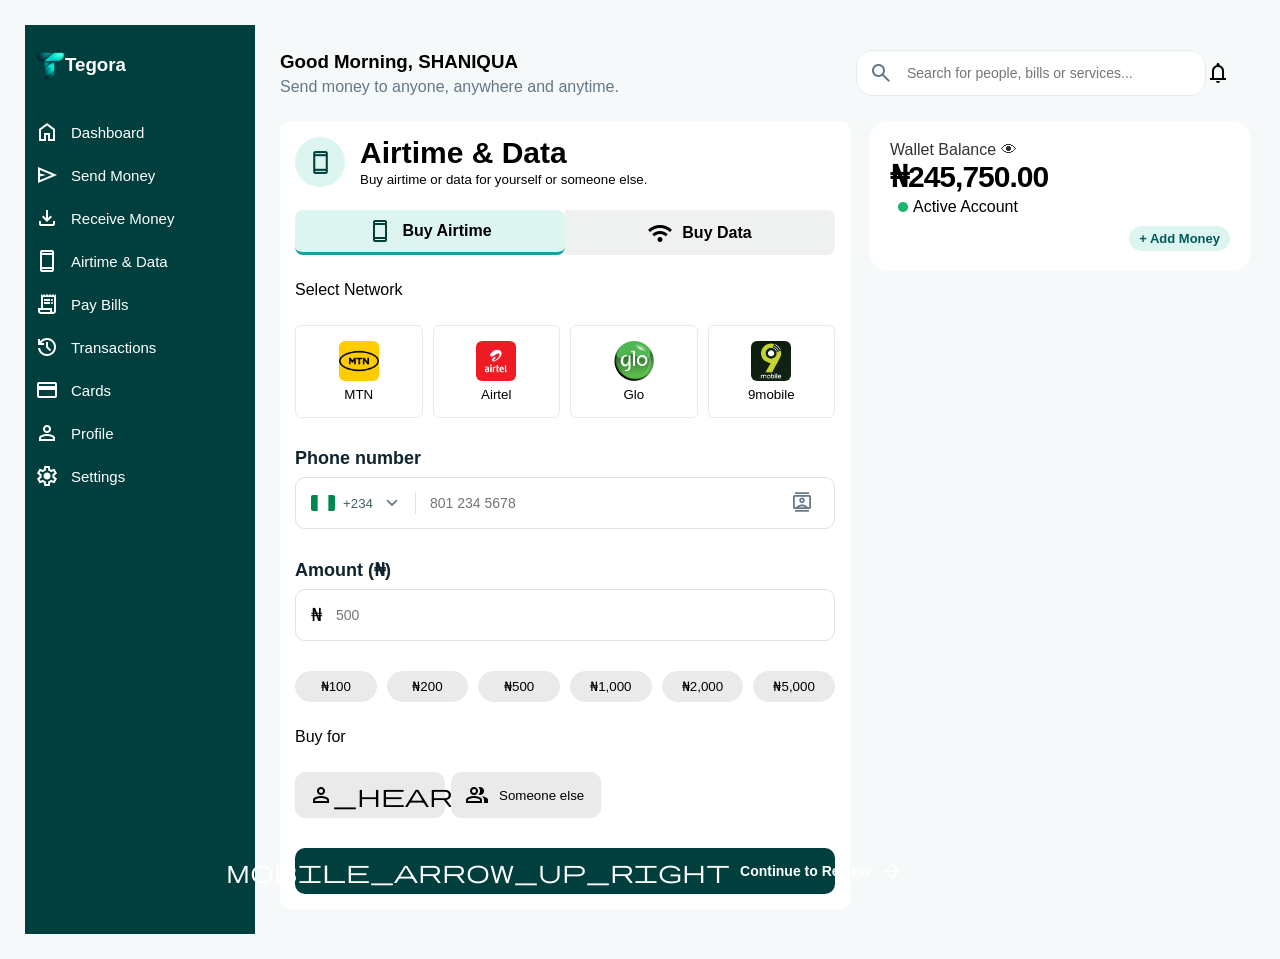
<file: frontend/buy-airtime.html>
<!DOCTYPE html>
<html lang="en">

<head>
  <meta charset="UTF-8">
  <meta name="viewport" content="width=device-width, initial-scale=1.0">
  <title>Tegora | Buy Airtime</title>
  <link rel="stylesheet"
    href="https://fonts.googleapis.com/css2?family=Material+Symbols+Outlined:opsz,wght,FILL,GRAD@20..48,100..700,0..1,-50..200&display=block">
  <link href="css/style.css" rel="stylesheet">
  <link href="css/buy-airtime-data.css" rel="stylesheet">
  <link href="css/signup.css" rel="stylesheet">

</head>

<body>
  <main class="page">
    <aside class="side-bar">
      <div class="logo-container">
        <img src="assets/images/tegora-T-Logo.png" alt="Tegora Logo" class="logo">
        <h3>Tegora</h3>
      </div>

      <menu class="side-menu-container">
        <a class="side-menu">
          <span class="material-symbols-outlined">
            home
          </span>
          <small>Dashboard</small>
        </a>
        <a class="side-menu">
          <span class="material-symbols-outlined">send</span>
          <small>Send Money</small>
        </a>
        <a class="side-menu">
          <span class="material-symbols-outlined">download</span>
          <small>Receive Money</small>
        </a>
        <a class="side-menu">
          <span class="material-symbols-outlined">smartphone</span>
          <small>Airtime & Data</small>
        </a>
        <a class="side-menu">
          <span class="material-symbols-outlined">receipt_long</span>
          <small>Pay Bills</small>
        </a>
        <a class="side-menu">
          <span class="material-symbols-outlined">history</span>
          <small>Transactions</small>
        </a>
        <a class="side-menu">
          <span class="material-symbols-outlined">credit_card</span>
          <small>Cards</small>
        </a>
        <a class="side-menu">
          <span class="material-symbols-outlined">person</span>
          <small>Profile</small>
        </a>
        <a class="side-menu">
          <span class="material-symbols-outlined">settings</span>
          <small>Settings</small>
        </a>
      </menu>
    </aside>


    <div class="page-content-container">
      <div class="header-container">
        <div class="left-side">
          <h3>Good Morning, SHANIQUA</h3>
          <p>Send money to anyone, anywhere and anytime.</p>
        </div>
        <div class="right-side">
          <div class="search-bar">
            <span class="material-symbols-outlined">search</span>
            <input type="search" placeholder="Search for people, bills or services...">
          </div>
          <span class="material-symbols-outlined">notifications</span>
        </div>
      </div>

      <div class="transaction-parent-container">
        <div class="transaction-section">
          <div class="airtime-data-title">
            <span class="material-symbols-outlined  phone-icon">smartphone</span>
            <div>
              <h2>Airtime & Data</h2>
              <small class="date">Buy airtime or data for yourself or someone else.</small>
            </div>
          </div>

          <div class="airtime-data-buttons">
            <button type="button" class="buy-airtime">
              <span class="material-symbols-outlined"> smartphone</span>
              Buy Airtime
            </button>
            <button type="button" class="buy-data">
              <span class="material-symbols-outlined  wifi-icon">wifi</span>
              Buy Data
            </button>
          </div>

          <p class="select-network-text">Select Network</p>

          <div class="select-network-container">
            <button class="network-provider">
              <img src="assets/images/mtn-logo2.webp" alt="MTN Logo" class="network-logo">
              MTN
            </button>
            <button class="network-provider">
              <img src="assets/images/airtel-logo.webp" alt="Airtel Logo" class="network-logo">
              Airtel
            </button>
            <button class="network-provider">
              <img src="assets/images/Glo_Limited_Logo.png" alt="Glo Logo" class="network-logo">
              Glo
            </button>
            <button class="network-provider">
              <img src="assets/images/9Mobile-Logo.webp" alt="9mobile Logo" class="network-logo">
              9mobile
            </button>
          </div>

          <div class="form-group">
            <label for="phone">Phone number</label>
            <div class="input-wrapper phone-wrapper">
              <button type="button" class="country">
                <img src="assets/images/Flag_of_Nigeria.svg.webp" alt="" class="nigeria-flag">
                <span>+234</span>
                <span class="material-symbols-outlined">
                  keyboard_arrow_down
                </span>
              </button>
              <input type="tel" id="phone" name="phone" placeholder="801 234 5678" autocomplete="tel-national"
                inputmode="numeric" required>

              <button class="contacts">
                <span class="material-symbols-outlined">
                  contacts
                </span>
              </button>
            </div>
          </div>

          <div class="form-group">
            <label for="amount">Amount (₦)</label>
            <div class="input-wrapper">
              <span class="naira-sign">
                ₦
              </span>
              <input type="number" id="amount" name="amount" placeholder="500" autocomplete="amount" required>
            </div>
          </div>

          <div class="amount-container">
            <button type="button">₦100</button>
            <button type="button">₦200</button>
            <button type="button">₦500</button>
            <button type="button">₦1,000</button>
            <button type="button">₦2,000</button>
            <button type="button">₦5,000</button>
          </div>

          <p>Buy for</p>

          <div class="recipient-container">
            <button type="button">
              <span class="material-symbols-outlined">
                person_heart
              </span>
              Myself
            </button>
            <button type="button">
              <span class="material-symbols-outlined">
                group
              </span>
              Someone else
            </button>
          </div>

          <button type="submit" class="continue-btn">
            <span class="material-symbols-outlined">
              mobile_arrow_up_right
            </span>
            Continue to Review
            <span class="material-symbols-outlined">
              arrow_forward
            </span>
          </button>

        </div>


        <div class="relevant-details-section">
          <div class="small-wallet-card">
            <div class="small-wallet-balance">
              <p class="small-wb-text">Wallet Balance &#128065;</p>
              <h3 class="small-balance">₦245,750.00</h3>
              <div class="small-active-acct">
                <span class="material-symbols-outlined filled">
                  fiber_manual_record
                </span>
                Active Account
              </div>
            </div>
            <div class="add-money-container">
              <button class="small-add-money">
                <span class="small-addition">+</span> Add Money
              </button>
            </div>

          </div>

        </div>
      </div>
    </div>



    </div>

  </main>

</body>

</html>
</file>
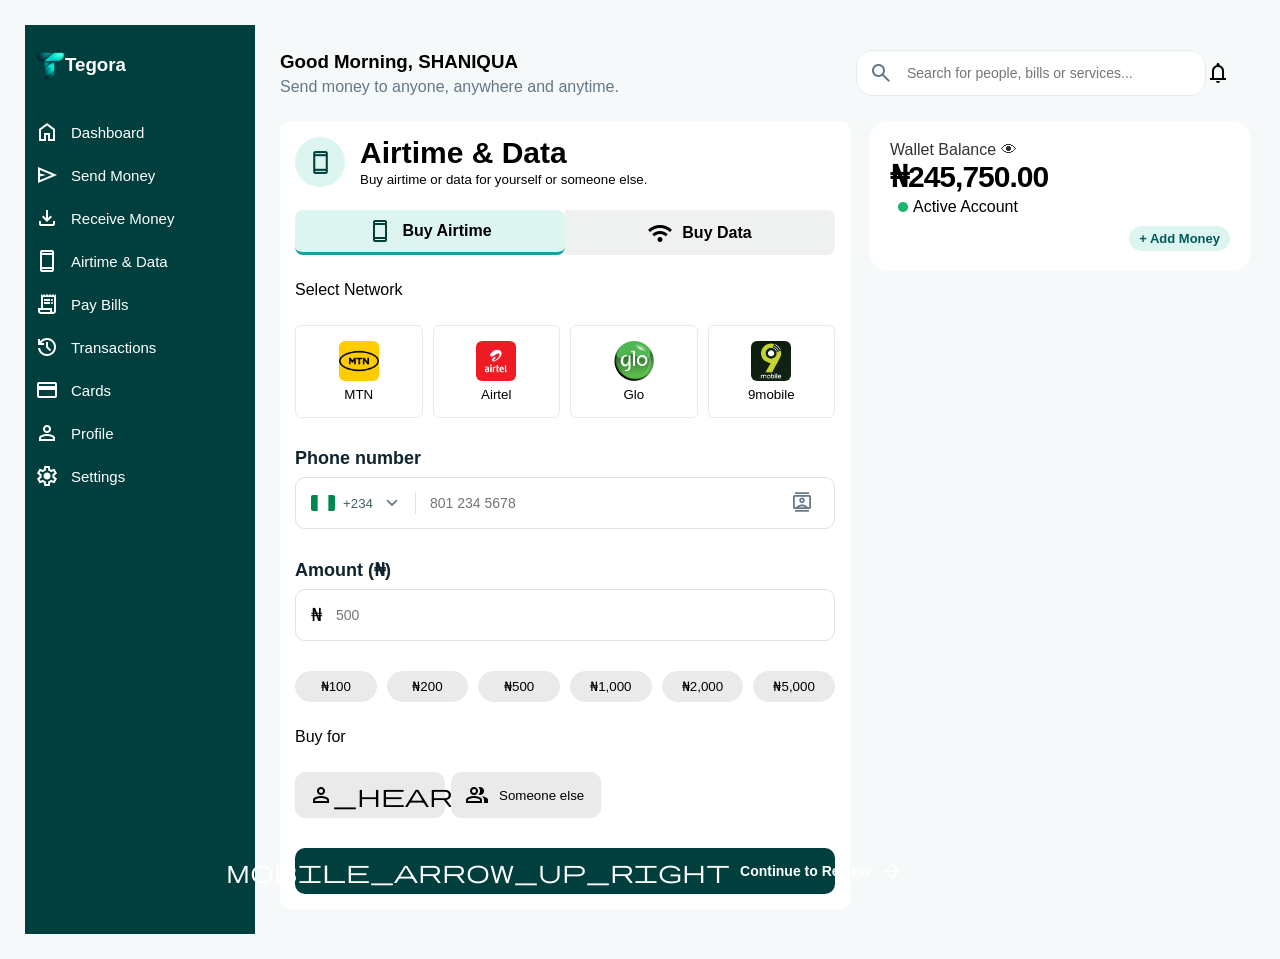
<file: frontend/buy-data.html>
<!DOCTYPE html>
<html lang="en">

<head>
  <meta charset="UTF-8">
  <meta name="viewport" content="width=device-width, initial-scale=1.0">
  <title>Tegora | Buy Data</title>
  <link rel="stylesheet"
    href="https://fonts.googleapis.com/css2?family=Material+Symbols+Outlined:opsz,wght,FILL,GRAD@20..48,100..700,0..1,-50..200&display=block">
  <link href="css/style.css" rel="stylesheet">
  <link href="css/buy-airtime-data.css" rel="stylesheet">
  <link href="css/signup.css" rel="stylesheet">

</head>

<body>
  <main class="page">
    <aside class="side-bar">
      <div class="logo-container">
        <img src="assets/images/tegora-T-Logo.png" alt="Tegora Logo" class="logo">
        <h3>Tegora</h3>
      </div>

      <menu class="side-menu-container">
        <a class="side-menu">
          <span class="material-symbols-outlined">
            home
          </span>
          <small>Dashboard</small>
        </a>
        <a class="side-menu">
          <span class="material-symbols-outlined">send</span>
          <small>Send Money</small>
        </a>
        <a class="side-menu">
          <span class="material-symbols-outlined">download</span>
          <small>Receive Money</small>
        </a>
        <a class="side-menu">
          <span class="material-symbols-outlined">smartphone</span>
          <small>Airtime & Data</small>
        </a>
        <a class="side-menu">
          <span class="material-symbols-outlined">receipt_long</span>
          <small>Pay Bills</small>
        </a>
        <a class="side-menu">
          <span class="material-symbols-outlined">history</span>
          <small>Transactions</small>
        </a>
        <a class="side-menu">
          <span class="material-symbols-outlined">credit_card</span>
          <small>Cards</small>
        </a>
        <a class="side-menu">
          <span class="material-symbols-outlined">person</span>
          <small>Profile</small>
        </a>
        <a class="side-menu">
          <span class="material-symbols-outlined">settings</span>
          <small>Settings</small>
        </a>
      </menu>
    </aside>


    <div class="page-content-container">
      <div class="header-container">
        <div class="left-side">
          <h3>Good Morning, SHANIQUA</h3>
          <p>Send money to anyone, anywhere and anytime.</p>
        </div>
        <div class="right-side">
          <div class="search-bar">
            <span class="material-symbols-outlined">search</span>
            <input type="search" placeholder="Search for people, bills or services...">
          </div>
          <span class="material-symbols-outlined">notifications</span>
        </div>
      </div>

      <div class="transaction-parent-container">
        <div class="transaction-section">
          <div class="airtime-data-title">
            <span class="material-symbols-outlined  phone-icon">smartphone</span>
            <div>
              <h2>Airtime & Data</h2>
              <small class="date">Buy airtime or data for yourself or someone else.</small>
            </div>
          </div>

          <div class="airtime-data-buttons">
            <button type="button" class="buy-airtime">
              <span class="material-symbols-outlined"> smartphone</span>
              Buy Airtime
            </button>
            <button type="button" class="buy-data">
              <span class="material-symbols-outlined  wifi-icon">wifi</span>
              Buy Data
            </button>
          </div>

          <p class="select-network-text">Select Network</p>

          <div class="select-network-container">
            <button class="network-provider">
              <img src="assets/images/mtn-logo2.webp" alt="MTN Logo" class="network-logo">
              MTN
            </button>
            <button class="network-provider">
              <img src="assets/images/airtel-logo.webp" alt="Airtel Logo" class="network-logo">
              Airtel
            </button>
            <button class="network-provider">
              <img src="assets/images/Glo_Limited_Logo.png" alt="Glo Logo" class="network-logo">
              Glo
            </button>
            <button class="network-provider">
              <img src="assets/images/9Mobile-Logo.webp" alt="9mobile Logo" class="network-logo">
              9mobile
            </button>
          </div>

          <div class="form-group">
            <label for="phone">Phone number</label>
            <div class="input-wrapper phone-wrapper">
              <button type="button" class="country">
                <img src="assets/images/Flag_of_Nigeria.svg.webp" alt="" class="nigeria-flag">
                <span>+234</span>
                <span class="material-symbols-outlined">
                  keyboard_arrow_down
                </span>
              </button>
              <input type="tel" id="phone" name="phone" placeholder="801 234 5678" autocomplete="tel-national"
                inputmode="numeric" required>

              <button class="contacts">
                <span class="material-symbols-outlined">
                  contacts
                </span>
              </button>
            </div>
          </div>

          <div class="form-group">
            <label for="amount">Amount (₦)</label>
            <div class="input-wrapper">
              <span class="naira-sign">
                ₦
              </span>
              <input type="number" id="amount" name="amount" placeholder="500" autocomplete="amount" required>
            </div>
          </div>

          <div class="amount-container">
            <button type="button">₦100</button>
            <button type="button">₦200</button>
            <button type="button">₦500</button>
            <button type="button">₦1,000</button>
            <button type="button">₦2,000</button>
            <button type="button">₦5,000</button>
          </div>

          <p>Buy for</p>

          <div class="recipient-container">
            <button type="button">
              <span class="material-symbols-outlined">
                person_heart
              </span>
              Myself
            </button>
            <button type="button">
              <span class="material-symbols-outlined">
                group
              </span>
              Someone else
            </button>
          </div>

          <button type="submit" class="continue-btn">
            <span class="material-symbols-outlined">
              mobile_arrow_up_right
            </span>
            Continue to Review
            <span class="material-symbols-outlined">
              arrow_forward
            </span>
          </button>

        </div>


        <div class="relevant-details-section">
          <div class="small-wallet-card">
            <div class="small-wallet-balance">
              <p class="small-wb-text">Wallet Balance &#128065;</p>
              <h3 class="small-balance">₦245,750.00</h3>
              <div class="small-active-acct">
                <span class="material-symbols-outlined filled">
                  fiber_manual_record
                </span>
                Active Account
              </div>
            </div>
            <div class="add-money-container">
              <button class="small-add-money">
                <span class="small-addition">+</span> Add Money
              </button>
            </div>

          </div>

        </div>
      </div>
    </div>



    </div>

  </main>

</body>

</html>
</file>
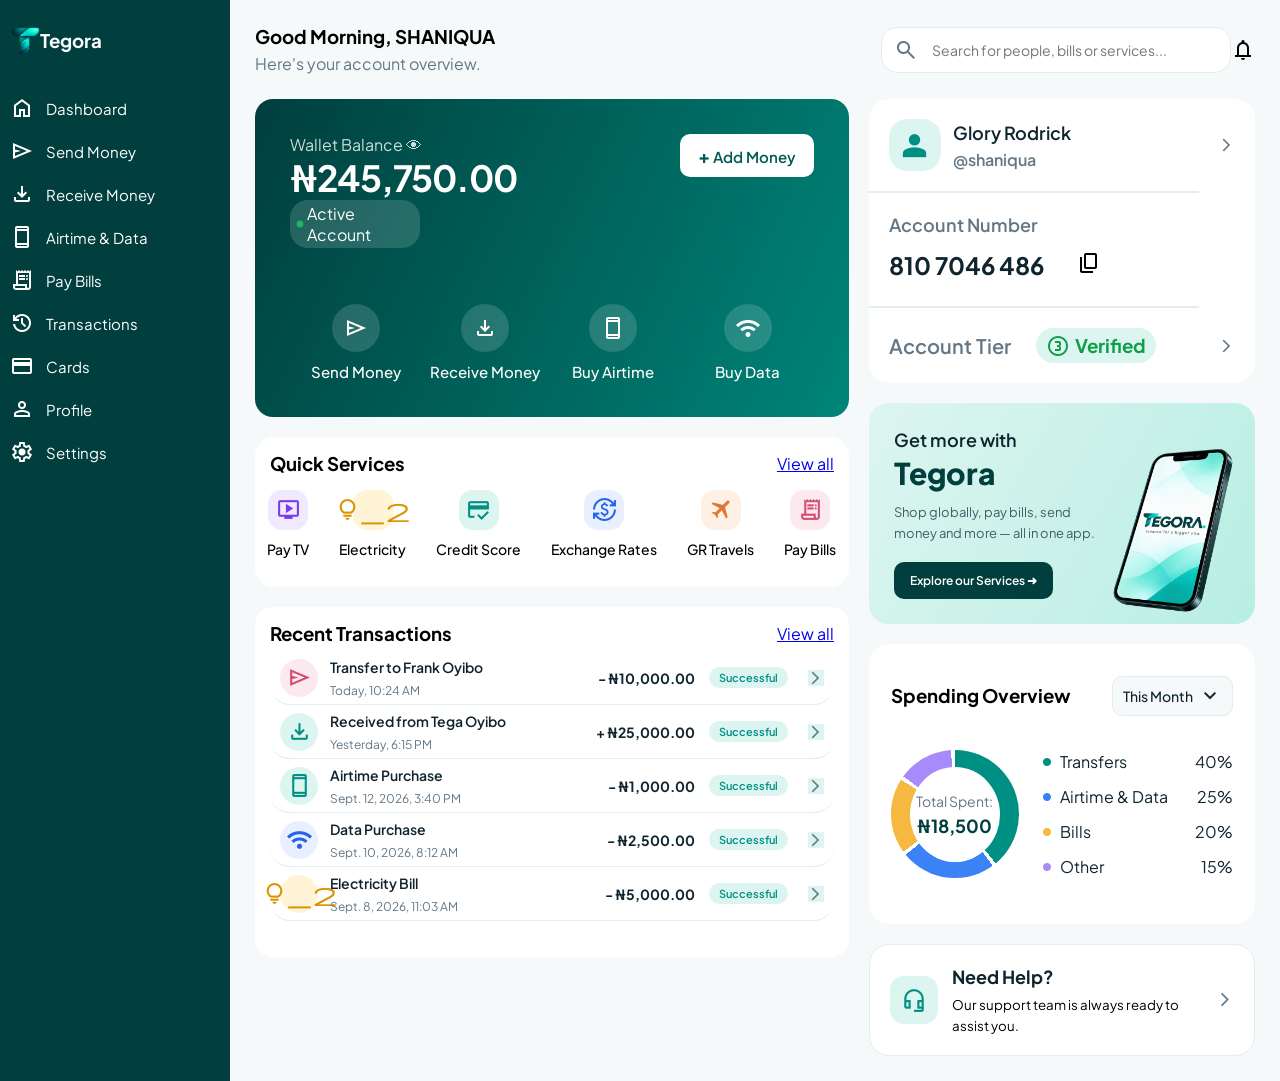
<file: frontend/dashboard.html>
<!DOCTYPE html>
<html lang="en">

<head>
  <meta charset="UTF-8">
  <meta name="viewport" content="width=device-width, initial-scale=1.0">
  <title>Tegora | Dashboard</title>
  <!-- Google Fonts -->
  <link rel="preconnect" href="https://fonts.googleapis.com">
  <link rel="preconnect" href="https://fonts.gstatic.com" crossorigin>
  <link href="https://fonts.googleapis.com/css2?family=Plus+Jakarta+Sans:wght@400;500;600;700;800&display=swap"
    rel="stylesheet">
  <link rel="stylesheet"
    href="https://fonts.googleapis.com/css2?family=Material+Symbols+Outlined:opsz,wght,FILL,GRAD@20..48,100..700,0..1,-50..200&display=block">
  <link href="css/style.css" rel="stylesheet">

</head>

<body>
  <main class="dashboard">
    <aside class="side-bar">
      <div class="logo-container">
        <img src="assets/images/tegora-T-Logo.png" alt="Tegora Logo" class="logo">
        <h3>Tegora</h3>
      </div>

      <menu class="side-menu-container">
        <a class="side-menu">
          <span class="material-symbols-outlined">
            home
          </span>
          <small>Dashboard</small>
        </a>
        <a class="side-menu">
          <span class="material-symbols-outlined">send</span>
          <small>Send Money</small>
        </a>
        <a class="side-menu">
          <span class="material-symbols-outlined">download</span>
          <small>Receive Money</small>
        </a>
        <a class="side-menu">
          <span class="material-symbols-outlined">smartphone</span>
          <small>Airtime & Data</small>
        </a>
        <a class="side-menu">
          <span class="material-symbols-outlined">receipt_long</span>
          <small>Pay Bills</small>
        </a>
        <a class="side-menu">
          <span class="material-symbols-outlined">history</span>
          <small>Transactions</small>
        </a>
        <a class="side-menu">
          <span class="material-symbols-outlined">credit_card</span>
          <small>Cards</small>
        </a>
        <a class="side-menu">
          <span class="material-symbols-outlined">person</span>
          <small>Profile</small>
        </a>
        <a class="side-menu">
          <span class="material-symbols-outlined">settings</span>
          <small>Settings</small>
        </a>
      </menu>
    </aside>


    <section class="page">
      <div class="dashboard-details">
        <div class="header-container">
          <div class="left-side">
            <h3>Good Morning, SHANIQUA</h3>
            <p>Here's your account overview.</p>
          </div>
          <div class="right-side">
            <div class="search-bar">
              <span class="material-symbols-outlined">search</span>
              <input type="search" placeholder="Search for people, bills or services...">
            </div>
            <span class="material-symbols-outlined">notifications</span>
          </div>
        </div>

        <div class="sub-page-container">
          <div class="transactions-container">
            <div class="wallet-card">
              <div class="wallet-balance">
                <div>
                  <p class="wb-text">Wallet Balance &#128065;</p>
                  <h3 class="balance">₦245,750.00</h3>
                  <div class="active-acct">
                    <span class="material-symbols-outlined filled">
                      fiber_manual_record
                    </span>
                    Active Account
                  </div>
                </div>
                <div>
                  <button class="add-money"><span class="addition">+</span> Add Money</button>
                </div>
              </div>
              <div class="transaction-btns">
                <button type="button" class="transaction-btn">
                  <span class="material-symbols-outlined">send</span>
                  <small>Send Money</small>
                </button>
                <a class="transaction-btn">
                  <span class="material-symbols-outlined">download</span>
                  <small>Receive Money</small>
                </a>
                <button type="button" class="transaction-btn">
                  <span class="material-symbols-outlined">smartphone</span>
                  <small>Buy Airtime</small>
                </button>
                <button type="button" class="transaction-btn">
                  <span class="material-symbols-outlined">
                    wifi
                  </span>
                  <small>Buy Data</small>
                </button>
              </div>
            </div>
            <div class="quick-services-container">
              <div class="qs-header">
                <h3 class="qs-text">Quick Services</h3>
                <a href="#" view-all-link>View all</a>
              </div>
              <div class="qs-btns">
                <a class="qs-btn">
                  <span class="material-symbols-outlined">
                    live_tv
                  </span>
                  <small>Pay TV</small>
                </a>
                <a class="qs-btn">
                  <span class="material-symbols-outlined">
                    lightbulb_2
                  </span>
                  <small>Electricity</small>
                </a>
                <a class="qs-btn">
                  <span class="material-symbols-outlined">
                    credit_score
                  </span>
                  <small>Credit Score</small>
                </a>
                <a class="qs-btn">
                  <span class="material-symbols-outlined">
                    currency_exchange
                  </span>
                  <small>Exchange Rates</small>
                </a>
                <a class="qs-btn">
                  <span class="material-symbols-outlined">
                    travel
                  </span>
                  <small>GR Travels</small>
                </a>
                <a class="qs-btn">
                  <span class="material-symbols-outlined">receipt_long</span>
                  <small>Pay Bills</small>
                </a>
              </div>
            </div>
            <div class="recent-transactions-container">
              <div class="rt-header">
                <h3 class="rt-text">Recent Transactions</h3>
                <a href="#" view-all-link>View all</a>
              </div>
              <div class="recent-transactions">
                <button type="button" class="transaction">
                  <div class="t-left">
                    <span class="material-symbols-outlined transfer-trans">send</span>
                    <div class="t-details">
                      <p>Transfer to Frank Oyibo</p>
                      <small class="date">Today, 10:24 AM</small>
                    </div>
                  </div>
                  <div class="t-right">
                    <div class="t-amount-details">
                      <p class="amount">- ₦10,000.00</p>
                      <p class="status">Successful</p>
                    </div>

                    <span class="material-symbols-outlined">
                      arrow_forward_ios
                    </span>
                  </div>
                </button>
                <button type="button" class="transaction">
                  <div class="t-left">
                    <span class="material-symbols-outlined receive-trans">download</span>
                    <div class="t-details">
                      <p>Received from Tega Oyibo</p>
                      <small class="date">Yesterday, 6:15 PM</small>
                    </div>
                  </div>
                  <div class="t-right">
                    <div class="t-amount-details">
                      <p class="amount">+ ₦25,000.00</p>
                      <p class="status">Successful</p>
                    </div>

                    <span class="material-symbols-outlined">
                      arrow_forward_ios
                    </span>
                  </div>
                </button>
                <button type="button" class="transaction">
                  <div class="t-left">
                    <span class="material-symbols-outlined airtime-trans">smartphone</span>
                    <div class="t-details">
                      <p>Airtime Purchase</p>
                      <small class="date">Sept. 12, 2026, 3:40 PM</small>
                    </div>
                  </div>
                  <div class="t-right">
                    <div class="t-amount-details">
                      <p class="amount">- ₦1,000.00</p>
                      <p class="status">Successful</p>
                    </div>

                    <span class="material-symbols-outlined">
                      arrow_forward_ios
                    </span>
                  </div>
                </button>
                <button type="button" class="transaction">
                  <div class="t-left">
                    <span class="material-symbols-outlined data-trans">wifi</span>
                    <div class="t-details">
                      <p>Data Purchase</p>
                      <small class="date">Sept. 10, 2026, 8:12 AM</small>
                    </div>
                  </div>
                  <div class="t-right">
                    <div class="t-amount-details">
                      <p class="amount">- ₦2,500.00</p>
                      <p class="status">Successful</p>
                    </div>

                    <span class="material-symbols-outlined">
                      arrow_forward_ios
                    </span>
                  </div>
                </button>
                <button type="button" class="transaction">
                  <div class="t-left">
                    <span class="material-symbols-outlined  electricity-trans">lightbulb_2</span>
                    <div class="t-details">
                      <p>Electricity Bill</p>
                      <small class="date">Sept. 8, 2026, 11:03 AM</small>
                    </div>
                  </div>
                  <div class="t-right">
                    <div class="t-amount-details">
                      <p class="amount">- ₦5,000.00</p>
                      <p class="status">Successful</p>
                    </div>

                    <span class="material-symbols-outlined">
                      arrow_forward_ios
                    </span>
                  </div>
                </button>
              </div>
            </div>
          </div>
          <div class="details-container">
            <div class="account-details">
              <a class="acct-profile">
                <div class="acct-name">
                  <span class="material-symbols-outlined  person filled">person</span>
                  <div>
                    <p>Glory Rodrick</p>
                    <small class="date">@shaniqua</small>
                  </div>
                </div>
                <div class="icon">
                  <span class="material-symbols-outlined arrow">
                    arrow_forward_ios
                  </span>
                </div>
              </a>
              <span class="faint-line"></span>

              <div class="acct-number-container">
                <p>Account Number</p>
                <div class="acct-number-subdiv">
                  <h2 class="acct-number">
                    810 7046 486
                  </h2>
                  <button class="copy-button">
                    <span class="material-symbols-outlined copy–icon">
                      content_copy
                    </span>
                  </button>
                </div>
              </div>
              <span class="faint-line"></span>

              <a class="account-tier-container">
                <p class="account-tier">Account Tier</p>
                <h3 class="tier">
                  <span class="material-symbols-outlined">
                    counter_3
                  </span>
                  Verified
                </h3>
                <div class="icon">
                  <span class="material-symbols-outlined arrow">
                    arrow_forward_ios
                  </span>
                </div>
              </a>
            </div>

            <div class="get-more-card">
              <div class="left-section">
                <h3>Get more with</h3>
                <h1>Tegora</h1>
                <p>Shop globally, pay bills, send money and more — all in one app.</p>
                <a href="#" class="explore-btn">Explore our Services ➜</a>
              </div>
              <div class="right-section">
                <img src="assets/images/tegoralogo-on-phone.png">
              </div>
            </div>

            <div class="spending-card">
              <div class="spending-header">
                <h3 class="spending-text">Spending Overview</h3>
                <button class="month-btn">This Month <span class="material-symbols-outlined">
                    keyboard_arrow_down
                  </span></button>
              </div>
              <div class="spending">
                <div class="spending-chart">
                  <div class="chart-center">
                    <small>Total Spent:</small>
                    <strong>₦18,500</strong>
                  </div>
                </div>
                <div class="transaction-computation">
                  <div class="analysis-container">
                    <span class="analysis">
                      <span class="material-symbols-outlined filled">
                        fiber_manual_record
                      </span>
                      Transfers
                    </span>
                    <span>40%</span>
                  </div>
                  <div class="analysis-container">
                    <span class="analysis">
                      <span class="material-symbols-outlined filled">
                        fiber_manual_record
                      </span>
                      Airtime & Data
                    </span>
                    <span>25%</span>
                  </div>
                  <div class="analysis-container">
                    <span class="analysis">
                      <span class="material-symbols-outlined filled">
                        fiber_manual_record
                      </span>
                      Bills
                    </span>
                    <span>20%</span>
                  </div>
                  <div class="analysis-container">
                    <span class="analysis">
                      <span class="material-symbols-outlined filled">
                        fiber_manual_record
                      </span>
                      Other
                    </span>
                    <span>15%</span>
                  </div>
                </div>
              </div>
            </div>
            <div class="help-card">
              <a class="help-link">
                <span class="material-symbols-outlined help-icon">
                  headset_mic
                </span>
                <div class="help-details">
                  <h3>Need Help?</h3>
                  <small class="date">Our support team is always ready to assist you.</small>
                </div>
                <div class="icon">
                  <span class="material-symbols-outlined help-arrow">
                    arrow_forward_ios
                  </span>
                </div>
              </a>
            </div>
          </div>
        </div>
    </section>

  </main>

</body>

</html>
</file>
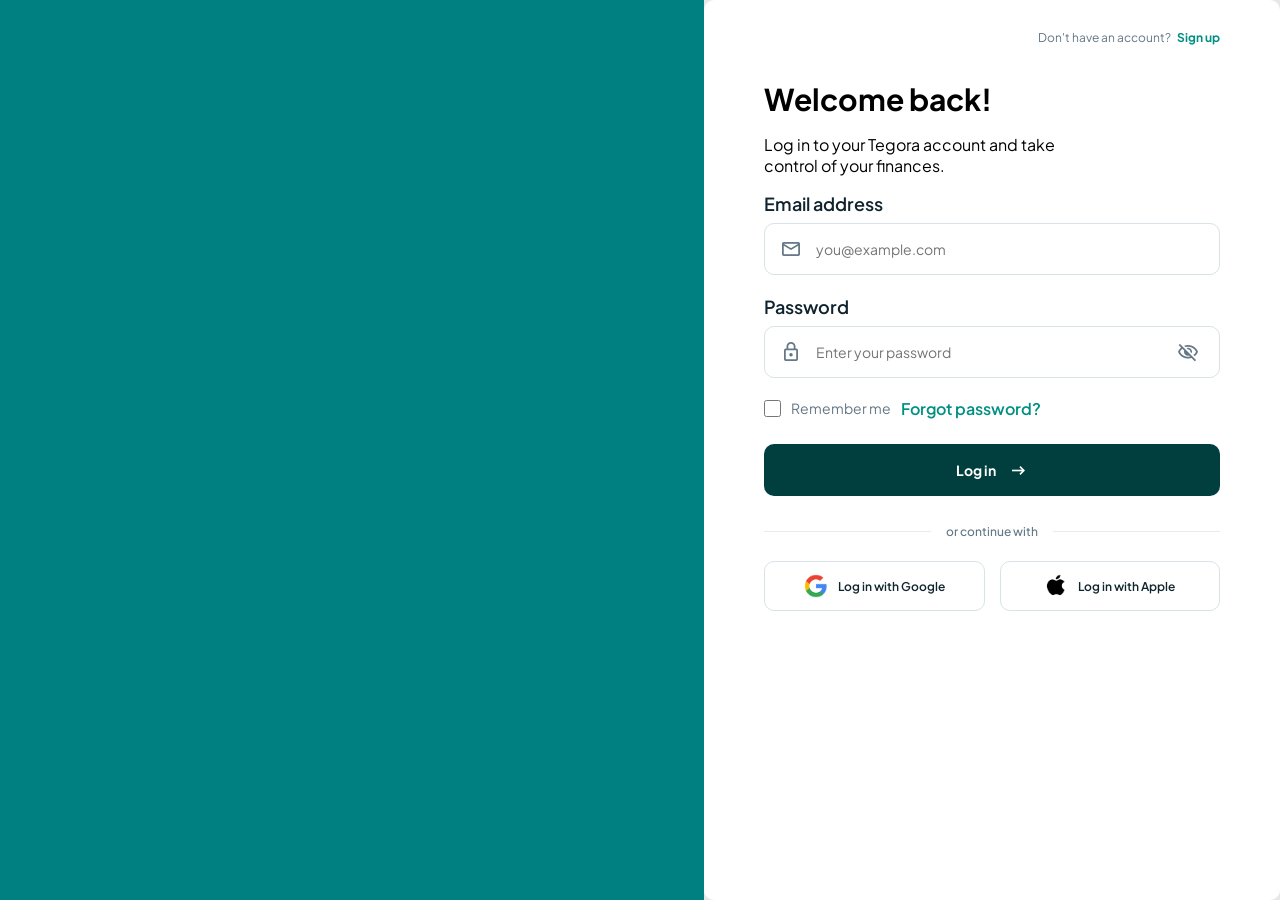
<file: frontend/login.html>
<!DOCTYPE html>
<html lang="en">

<head>
  <meta charset="UTF-8">
  <meta name="viewport" content="width=device-width, initial-scale=1.0">
  <title>Tegora | Log in</title>

  <!-- Google Fonts -->
  <link rel="preconnect" href="https://fonts.googleapis.com">
  <link rel="preconnect" href="https://fonts.gstatic.com" crossorigin>
  <link href="https://fonts.googleapis.com/css2?family=Plus+Jakarta+Sans:wght@400;500;600;700;800&display=swap"
    rel="stylesheet">
  <link rel="stylesheet"
    href="https://fonts.googleapis.com/css2?family=Material+Symbols+Outlined:opsz,wght,FILL,GRAD@20..48,100..700,0..1,-50..200&display=block">
  <link href="css/login.css" rel="stylesheet">

</head>

<body>
  <main class="page-container">
    <section class="brand-container"></section>
    <section class="login-form-container">
      <div class="signup-text">
        <p class="">Don't have an account?</p>
        <a href="signup.html">Sign up</a>
      </div>

      <h2>Welcome back!</h2>
      <p class="join-text">Log in to your Tegora account and take <br> control of your finances.</p>

      <div class="form-group">
        <label for="email">Email address</label>
        <div class="input-wrapper">
          <span class="material-symbols-outlined">
            mail
          </span>
          <input type="email" id="email" name="email" placeholder="you@example.com" autocomplete="email" required>
        </div>
      </div>

      <div class="form-group">
        <label class="password-label">Password</label>
        <div class="input-wrapper">
          <span class="material-symbols-outlined">
            lock
          </span>
          <input type="password" id="password" name="password" placeholder="Enter your password"
            autocomplete="new-password" required>
          <button type="button" aria-label="Show password" aria-controls="password" class="visibility-button">
            <span class="material-symbols-outlined">
              visibility_off
            </span>
          </button>
        </div>
      </div>


      <div class="remember-me">
        <input type="checkbox" id="terms" name="terms" required>

        <label for="remember-me">
          Remember me
        </label>

        <a href="#">Forgot password?</a>
      </div>

      <button class="login-btn">
        Log in
        <span class="material-symbols-outlined">
          arrow_right_alt
        </span>
      </button>

      <div class="alt-login-line">
        <span class="thin-line"></span>
        <span class="divider-text">or continue with</span>
        <span class="thin-line"></span>
      </div>

      <div class="alt-login-container">
        <button class="social-btn google">
          <img src="assets/images/google-logo2-removebg-preview.png" class="google-logo">
          Log in with Google
        </button>
        <button class="social-btn apple">
          <img src="assets/images/apple-logo-transparent-removebg-preview.png" class="apple-logo">
          Log in with Apple
        </button>
      </div>




    </section>
  </main>
</body>

</html>
</file>
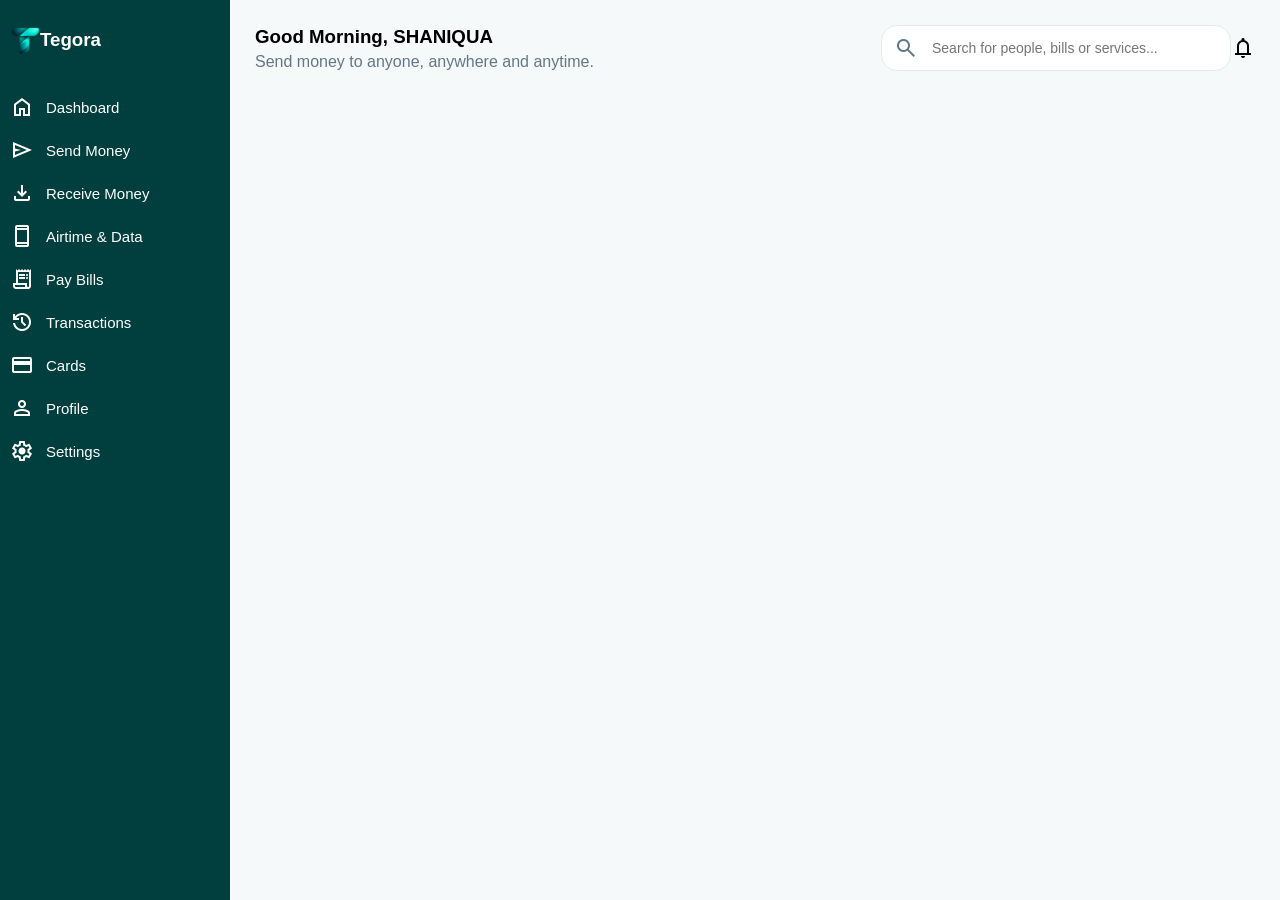
<file: frontend/send-money.html>
<!DOCTYPE html>
<html lang="en">

<head>
  <meta charset="UTF-8">
  <meta name="viewport" content="width=device-width, initial-scale=1.0">
  <title>Tegora | Send Money</title>
  <link rel="stylesheet"
    href="https://fonts.googleapis.com/css2?family=Material+Symbols+Outlined:opsz,wght,FILL,GRAD@20..48,100..700,0..1,-50..200&display=block">
  <link href="css/style.css" rel="stylesheet">

</head>

<body>
  <main class="dashboard">
    <aside class="side-bar">
      <div class="logo-container">
        <img src="assets/images/tegora-T-Logo.png" alt="Tegora Logo" class="logo">
        <h3>Tegora</h3>
      </div>

      <menu class="side-menu-container">
        <a class="side-menu">
          <span class="material-symbols-outlined">
            home
          </span>
          <small>Dashboard</small>
        </a>
        <a class="side-menu">
          <span class="material-symbols-outlined">send</span>
          <small>Send Money</small>
        </a>
        <a class="side-menu">
          <span class="material-symbols-outlined">download</span>
          <small>Receive Money</small>
        </a>
        <a class="side-menu">
          <span class="material-symbols-outlined">smartphone</span>
          <small>Airtime & Data</small>
        </a>
        <a class="side-menu">
          <span class="material-symbols-outlined">receipt_long</span>
          <small>Pay Bills</small>
        </a>
        <a class="side-menu">
          <span class="material-symbols-outlined">history</span>
          <small>Transactions</small>
        </a>
        <a class="side-menu">
          <span class="material-symbols-outlined">credit_card</span>
          <small>Cards</small>
        </a>
        <a class="side-menu">
          <span class="material-symbols-outlined">person</span>
          <small>Profile</small>
        </a>
        <a class="side-menu">
          <span class="material-symbols-outlined">settings</span>
          <small>Settings</small>
        </a>
      </menu>
    </aside>


    <section class="page">
      <div class="dashboard-details">
        <div class="header-container">
          <div class="left-side">
            <h3>Good Morning, SHANIQUA</h3>
            <p>Send money to anyone, anywhere and anytime.</p>
          </div>
          <div class="right-side">
            <div class="search-bar">
              <span class="material-symbols-outlined">search</span>
              <input type="search" placeholder="Search for people, bills or services...">
            </div>
            <span class="material-symbols-outlined">notifications</span>
          </div>
        </div>


    </section>

  </main>

</body>

</html>
</file>
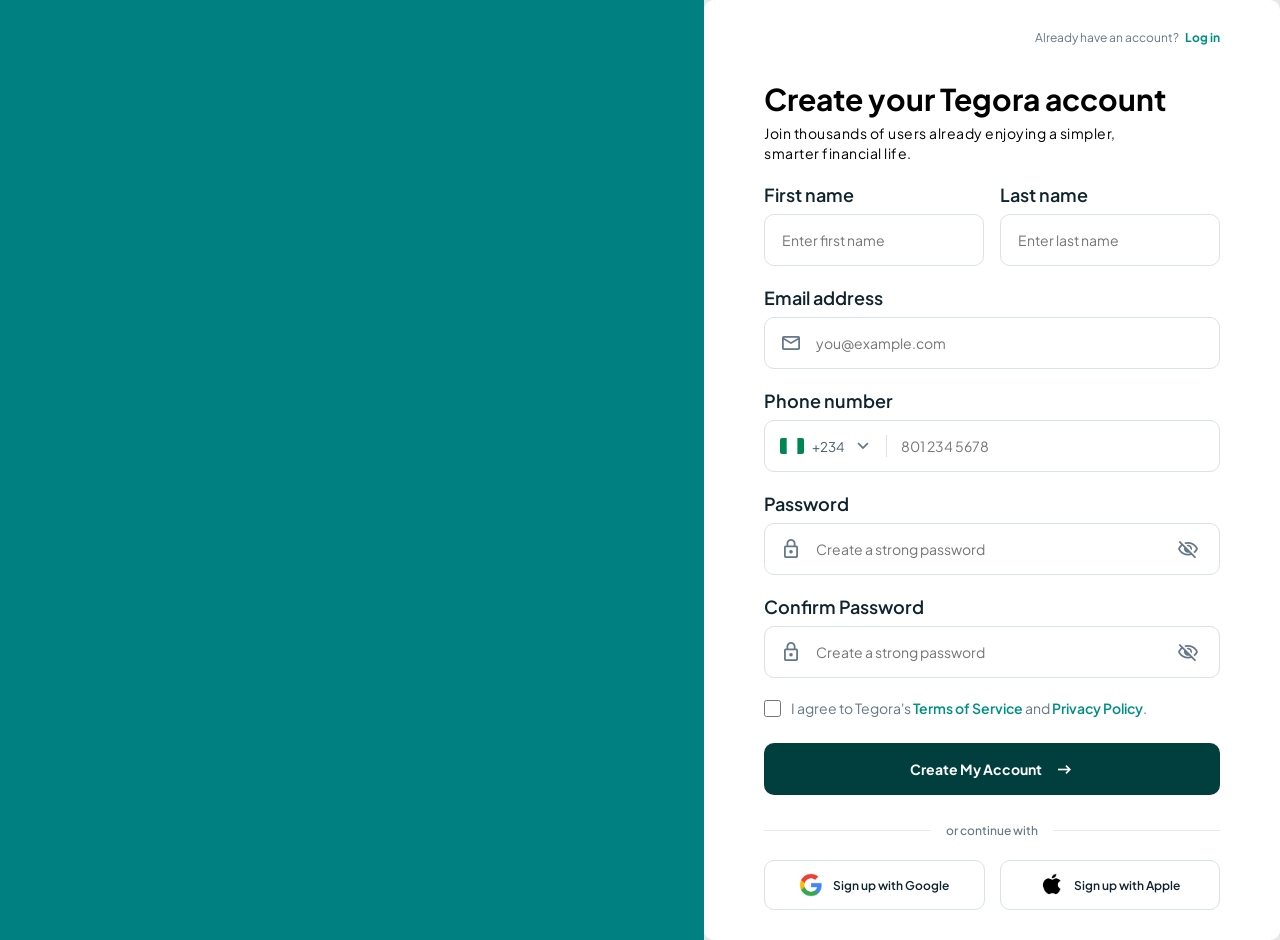
<file: frontend/signup.html>
<!DOCTYPE html>
<html lang="en">

<head>
  <meta charset="UTF-8">
  <meta name="viewport" content="width=device-width, initial-scale=1.0">
  <title>Tegora | Create Account</title>

  <!-- Google Fonts -->
  <link rel="preconnect" href="https://fonts.googleapis.com">
  <link rel="preconnect" href="https://fonts.gstatic.com" crossorigin>
  <link href="https://fonts.googleapis.com/css2?family=Plus+Jakarta+Sans:wght@400;500;600;700;800&display=swap"
    rel="stylesheet">
  <link rel="stylesheet"
    href="https://fonts.googleapis.com/css2?family=Material+Symbols+Outlined:opsz,wght,FILL,GRAD@20..48,100..700,0..1,-50..200&display=block">
  <link href="css/signup.css" rel="stylesheet">

</head>

<body>
  <main class="page-container">
    <section class="brand-container"></section>
    <section class="signup-form-container">
      <div class="login-text">
        <p class="">Already have an account?</p>
        <a href="login.html">Log in</a>
      </div>

      <h2>Create your Tegora account</h2>
      <p class="join-text">Join thousands of users already enjoying a simpler, <br> smarter financial life.</p>
      <div class="name-container">

        <div class="form-group">
          <label for="first-name">First name</label>

          <div class="input-wrapper">
            <input type="text" id="first-name" name="firstName" placeholder="Enter first name" autocomplete="given-name"
              required>
          </div>
        </div>

        <div class="form-group">
          <label for="last-name">Last name</label>
          <div class="input-wrapper">
            <input type="text" id="last-name" name="lastName" placeholder="Enter last name" autocomplete="family-name"
              required>
          </div>
        </div>
      </div>

      <div class="form-group">
        <label for="email">Email address</label>
        <div class="input-wrapper">
          <span class="material-symbols-outlined">
            mail
          </span>
          <input type="email" id="email" name="email" placeholder="you@example.com" autocomplete="email" required>
        </div>
      </div>


      <div class="form-group">
        <label for="phone">Phone number</label>
        <div class="input-wrapper phone-wrapper">
          <button type="button" class="country">
            <img src="assets/images/Flag_of_Nigeria.svg.webp" alt="" class="nigeria-flag">
            <span>+234</span>
            <span class="material-symbols-outlined">
              keyboard_arrow_down
            </span>
          </button>
          <input type="tel" id="phone" name="phone" placeholder="801 234 5678" autocomplete="tel-national"
            inputmode="numeric" required>
        </div>
      </div>

      <div class="form-group">
        <label class="password-label">Password</label>
        <div class="input-wrapper">
          <span class="material-symbols-outlined">
            lock
          </span>
          <input type="password" id="password" name="password" placeholder="Create a strong password"
            autocomplete="new-password" required>
          <button type="button" aria-label="Show password" aria-controls="password" class="visibility-button">
            <span class="material-symbols-outlined">
              visibility_off
            </span>
          </button>
        </div>
      </div>


      <div class="form-group">
        <label class="password-label">Confirm Password</label>
        <div class="input-wrapper">
          <span class="material-symbols-outlined">
            lock
          </span>
          <input type="password" id="password" name="password" placeholder="Create a strong password"
            autocomplete="new-password" required>
          <button type="button" aria-label="Show password" aria-controls="password" class="visibility-button">
            <span class="material-symbols-outlined">
              visibility_off
            </span>
          </button>
        </div>
      </div>


      <div class="terms">
        <input type="checkbox" id="terms" name="terms" required>

        <label for="terms">
          I agree to Tegora's
          <a href="#">Terms of Service</a>
          and
          <a href="#">Privacy Policy</a>.
        </label>
      </div>

      <button class="signup-btn">
        Create My Account
        <span class="material-symbols-outlined">
          arrow_right_alt
        </span>
      </button>

      <div class="alt-signup-line">
        <span class="thin-line"></span>
        <span class="divider-text">or continue with</span>
        <span class="thin-line"></span>
      </div>

      <div class="alt-signup-container">
        <button class="social-btn google">
          <img src="assets/images/google-logo2-removebg-preview.png" class="google-logo">
          Sign up with Google
        </button>
        <button class="social-btn apple">
          <img src="assets/images/apple-logo-transparent-removebg-preview.png" class="apple-logo">
          Sign up with Apple
        </button>
      </div>




    </section>
  </main>
</body>

</html>
</file>
<file: frontend/css/style.css>
:root {
  /* Brand */
  --forest-green: #003F3D;
  --dark-teal: #005A57;
  --primary-teal: #008F83;
  --turquoise: #12C9B5;
  --mint-green: #D8F4EB;

  /* Backgrounds */
  --page-bg: #F5F9FA;
  --card-bg: #FFFFFF;
  --soft-grey: #EAF3F4;
  --border: #E4ECEF;

  /* Typography */
  --text-primary: #10242F;
  --text-secondary: #647786;

  /* Services */
  --airtime: #00A77B;
  --data: #1297F5;
  --tv: #9125E8;
  --electricity: #FFBA17;
  --water: #F84C54;
  --betting: #FF3268;
  --education: #497EF5;

  /* Status */
  --success: #16B66D;
  --danger: #E64B51;
}

* {
  box-sizing: border-box;
}

body {
  margin: 0;
  font-family: 'Plus Jakarta Sans', sans-serif;
}

button,
input,
select,
textarea {
  font-family: inherit;
}



.dashboard {
  display: flex;
  min-height: 100vh;
}

/* .dashboard {
  display: flex;
  flex-direction: row;
  background-color: #1297F5;
} */

.page {
  flex: 1;
  min-width: 0;
  padding: 25px;
  background-color: #F5F9FA;
}

.side-bar {
  background: linear-gradient(180deg, #003F3D, #003F3D);
  width: 230px;
  flex-shrink: 0;
}

.side-menu-container {
  display: flex;
  flex-direction: column;
  padding: 10px;
  gap: 19px;

}

.side-menu {
  display: flex;
  flex-direction: row;
  align-items: center;
  gap: 12px;
  color: white;
  font-size: 18px;
}

/* Wallet balance card */
/* background: linear-gradient(115deg, #003F3D, #008579); */

.logo-container {
  margin: 10px;
  display: flex;
  flex-direction: row;
  color: white;
  align-items: center;
}

.logo-container img {
  width: 30px;
  height: 30px;
}

.dashboard-details {
  display: flex;
  flex-direction: column;
  min-height: calc(100vh - 50px);
}

.header-container {
  display: flex;
  justify-content: space-between;
  align-items: center;
  gap: 20px;
  max-height: max-content;
}

.left-side h3 {
  margin: 0;
  padding-bottom: 5px;
}

.left-side p {
  color: #647786;
  font-size: 16px;
  margin: 0;
}

.right-side {
  display: flex;
  flex-direction: row;
  align-items: center;
}

.search-bar {
  display: flex;
  align-items: center;
  gap: 12px;
  background: white;
  padding: 10px 12px;
  border: 1px solid #E4ECEF;
  border-radius: 16px;
  width: 350px;
}

.search-bar input {
  border: none;
  outline: none;
  background: transparent;
  width: 100%;
  font-family: inherit;
  font-size: 14px;
}

.search-bar .material-symbols-outlined {
  color: #647786;
  font-size: 24px;
}

.sub-page-container {
  flex: 1;
  display: flex;
  gap: 20px;
  margin-top: 25px;
}

.transactions-container {
  flex: 2;
  min-width: 0;
  display: flex;
  flex-direction: column;
  gap: 20px;
  margin-right: 0;
}

.wallet-card {
  background: linear-gradient(115deg, #003F3D, #008579);
  display: flex;
  flex-direction: column;
  color: white;
  padding: 20px;
  border-radius: 18px;
  margin-bottom: 0px;
  gap: 25px;
  min-height: 240px;
}

.wallet-balance {
  flex: 1;
  display: flex;
  flex-direction: row;
  justify-content: space-between;
  padding: 15px;
}

.balance {
  font-size: 36px;
  font-weight: 700;
  margin: 12px 0;
  letter-spacing: -1px;
}

.wb-text {
  font-size: 16px;
  opacity: 0.8;
}

.wb-text,
.balance,
.active-acct,
.active-acct {
  margin: 0%;
}

.active-acct {
  display: flex;
  align-items: center;
  padding: 3px;
  border-radius: 18px;
  background-color: rgba(255, 255, 255, 0.15);
  max-width: 130px;
}

.active-acct span {
  color: #16B66D;
  font-size: 14px;
}

.filled {
  font-variation-settings: 'FILL' 1;
}

.add-money {
  display: inline-block;
  padding: 10px 18px;
  border-radius: 10px;
  background-color: white;
  color: #005A57;
  font-size: 15px;
  font-weight: 600;
  cursor: pointer;
  transition: 0.2s;
  border: none;
  font-family: inherit;
}

.addition {
  font-size: 18px;
  font-weight: bolder;
}

.add-money:hover {
  background-color: #D8F4EB;
}

/* .add-money {
  padding: 7px 14px;
  border-radius: 10px;
  background-color: white;
  color: #005A57;
} */

.transaction-btns {
  display: flex;
  justify-content: space-around;
  align-items: center;
  gap: 12px;
  padding: 15px 20px;
  margin: 0;
}

.transaction-btn {
  flex: 1;
  display: flex;
  flex-direction: column;
  align-items: center;
  justify-content: center;
  gap: 10px;
  color: white;
  cursor: pointer;
  text-align: center;
  border: none;
  background: transparent;
  font-family: inherit;
  color: white;
}

.transaction-btn span {
  display: flex;
  align-items: center;
  justify-content: center;
  width: 48px;
  height: 48px;
  padding: 0;
  border-radius: 50%;
  background-color: rgba(255, 255, 255, 0.15);
  font-size: 24px;
  transition: 0.2s ease;
}


.transaction-btn small {
  font-size: 15px;
  font-weight: 500;
  white-space: nowrap;
}

.transaction-btn:hover span {
  background-color: rgba(255, 255, 255, 0.3);
  transform: translateY(-3px);
}

.quick-services-container {
  min-height: 150px;
  display: flex;
  flex-direction: column;
  border-radius: 18px;
  margin-bottom: 14px;
  padding: 15px;
  background-color: white;
  margin: 0;
}

.qs-header {
  display: flex;
  align-items: center;
  justify-content: space-between;
}

.qs-text {
  margin: 0;
}

.qs-btns {
  flex: 1;
  display: flex;
  flex-direction: row;
  gap: 30px;
  align-items: center;
  justify-content: center;
}

.qs-btn {
  flex: 1;
  display: flex;
  flex-direction: column;
  align-items: center;
  justify-content: center;
  gap: 10px;
  cursor: pointer;
  text-align: center;
  border: none;
  background: transparent;
  font-family: inherit;
}

.qs-btn span {
  display: flex;
  align-items: center;
  justify-content: center;
  transition: 0.2s ease;
}

.qs-btn:hover span {
  background-color: rgba(255, 255, 255, 0.3);
  transform: translateY(-3px);
}

.qs-btn small {
  font-size: 14px;
  font-weight: 500;
  white-space: nowrap;
}

/* General icon styling */
.qs-btn .material-symbols-outlined {
  width: 40px;
  height: 40px;
  border-radius: 14px;
  display: flex;
  align-items: center;
  justify-content: center;
  font-size: 25px;
}

/* Pay TV */
.qs-btn:nth-child(1) span {
  color: #7C3AED;
  background-color: #F1E9FF;
}

/* Electricity */
.qs-btn:nth-child(2) span {
  color: #D99400;
  background-color: #FFF4D6;
}

/* Credit Score */
.qs-btn:nth-child(3) span {
  color: #008F83;
  background-color: #DDF5F0;
}

/* Exchange Rates */
.qs-btn:nth-child(4) span {
  color: #2563EB;
  background-color: #E8F0FF;
}

/* GR Travels */
.qs-btn:nth-child(5) span {
  color: #E07835;
  background-color: #FFF0E5;
}

/* Pay Bills */
.qs-btn:nth-child(6) span {
  color: #D14D72;
  background-color: #FCE8EF;
}


.recent-transactions-container {
  min-height: 350px;
  display: flex;
  flex-direction: column;
  border-radius: 18px;
  margin-bottom: 14px;
  padding: 15px;
  background-color: white;
  margin: 0;
}

.rt-header {
  display: flex;
  align-items: center;
  justify-content: space-between;
  margin-bottom: 6px;
}

.rt-text {
  margin: 0;
}

.transaction {
  width: 100%;
  display: flex;
  align-items: center;
  justify-content: space-between;
  gap: 16px;
  padding: 5px 10px;
  border: none;
  border-bottom: 1px solid #E4ECEF;
  border-radius: 20px;
  background: transparent;
  font-family: inherit;
  cursor: pointer;
  text-align: left;
  transition: background-color 0.2s;
}

.transaction:hover {
  background-color: #F5F9FA;
}

.t-left {
  display: flex;
  align-items: center;
  gap: 12px;
  min-width: 0;
}

.t-right {
  display: flex;
  align-items: center;
  gap: 20px;
  margin-left: auto;
}

.t-details p {
  margin: 0 0 5px;
  font-size: 14px;
  font-weight: 600;
  color: #10242F;
}

.t-details small {
  font-size: 12px;
  color: #647786;
}

.t-amount-details {
  display: flex;
  flex-direction: row;
  align-items: flex-end;
  align-items: center;
  gap: 14px;
}

.amount {
  margin: 0;
  font-size: 14px;
  font-weight: 700;
  color: #10242F;
  white-space: nowrap;
}

.status {
  display: inline-flex;
  align-items: center;
  justify-content: center;
  width: auto;
  height: auto;
  padding: 4px 10px;
  border-radius: 20px;
  background-color: #DDF5F0;
  color: #008F83;
  font-size: 11px;
  font-weight: 600;
}

.transaction .transfer-trans {
  display: flex;
  align-items: center;
  justify-content: center;
  width: 38px;
  height: 38px;
  border-radius: 50%;
  background-color: #FCE8EF;
  color: #D14D72;
  font-size: 25px;
  flex-shrink: 0;
}

.transaction .receive-trans {
  display: flex;
  align-items: center;
  justify-content: center;
  width: 38px;
  height: 38px;
  border-radius: 50%;
  background-color: #DDF5F0;
  font-size: 25px;
  flex-shrink: 0;
  color: #008F83;
}

.transaction .airtime-trans,
.phone-icon {
  display: flex;
  align-items: center;
  justify-content: center;
  width: 38px;
  height: 38px;
  border-radius: 50%;
  color: #008F83;
  background-color: #DDF5F0;
  font-size: 25px;
  flex-shrink: 0;
}

.transaction .data-trans {
  display: flex;
  align-items: center;
  justify-content: center;
  width: 38px;
  height: 38px;
  border-radius: 50%;
  color: #2563EB;
  background-color: #E8F0FF;
  font-size: 25px;
  flex-shrink: 0;
}

.transaction .electricity-trans {
  display: flex;
  align-items: center;
  justify-content: center;
  width: 38px;
  height: 38px;
  border-radius: 50%;
  color: #D99400;
  background-color: #FFF4D6;
  font-size: 25px;
  flex-shrink: 0;
}

.t-right>.material-symbols-outlined {
  font-size: 16px;
  color: #647786;
  background-color: #DDF5F0;
}







.details-container {
  flex: 1.3;
  min-width: 0;
  display: flex;
  flex-direction: column;
  gap: 20px;
  background: transparent;
}

.account-details {
  background-color: white;
  min-height: 120px;
  border-radius: 20px;
}

.acct-profile {
  width: 100%;
  display: flex;
  align-items: center;
  justify-content: space-between;
  padding: 20px 20px;
  border: none;
  border-top-left-radius: 20px;
  border-top-right-radius: 20px;
  background: transparent;
  font-family: inherit;
  cursor: pointer;
  text-align: left;
  transition: background-color 0.2s;
}

.faint-line {
  height: 2px;
  width: 330px;
  background-color: #E4ECEF;
  display: block;
  justify-self: center;
}

.acct-profile:hover {
  background-color: #eef5f7;
}

.acct-name {
  display: flex;
  align-items: center;
  gap: 12px;
  min-width: 0;
}

.acct-name .person {
  display: flex;
  align-items: center;
  justify-content: center;
  width: 52px;
  height: 52px;
  border-radius: 35%;
  color: #008F83;
  background-color: #DDF5F0;
  font-size: 35px;
  flex-shrink: 0;
}

.acct-name p {
  margin: 0 0 5px;
  font-size: 18px;
  font-weight: 600;
  color: #10242F;
}

.acct-name small {
  font-size: 16px;
  color: #647786;
  font-weight: 600;
}

.icon>.arrow {
  font-size: 16px;
  color: #647786;
}

.icon {
  display: flex;
  align-items: center;
  gap: 20px;
  margin-left: auto;
}

.acct-number-container {
  width: 100%;
  padding: 20px 20px;
  font-family: inherit;
  text-align: left;
}


.acct-number {
  margin: 7px 0 0 0;
  color: #10242F;
}

.acct-number-container p {
  font-size: 18px;
  color: #647786;
  font-weight: 600;
  margin: 0;
}

.acct-number-subdiv {
  display: flex;
  align-items: center;
  gap: 20px;
}

.copy-button {
  border: none;
  background: transparent;
  cursor: pointer;
  transition: background-color 0.2s;
  height: 50px;
  width: 50px;
  border-radius: 15px;
  font-size: 35px;
}

.copy-button:hover {
  background-color: #eef5f7;
}

.account-tier-container {
  width: 100%;
  display: flex;
  align-items: center;
  padding: 20px 20px;
  gap: 25px;
  border: none;
  font-family: inherit;
  border-bottom-left-radius: 20px;
  border-bottom-right-radius: 20px;
  cursor: pointer;
  text-align: left;
  transition: background-color 0.2s;
}

.account-tier-container:hover {
  background-color: #eef5f7;
}

.account-tier {
  color: #647786;
  font-size: 20px;
  font-weight: 600;
  margin: 0;
}

.tier {
  display: flex;
  align-items: center;
  width: 120px;
  height: 35px;
  border-radius: 20px;
  padding: 5px;
  align-self: center;
  color: #0d9f4a;
  gap: 5px;
  background-color: #DDF5F0;
  justify-content: center;
  margin: 0;
}



.get-more-card {
  width: 100%;
  min-height: 220px;
  display: flex;
  align-items: center;
  position: relative;
  overflow: hidden;
  padding: 25px;
  border-radius: 20px;
  background: linear-gradient(120deg,
      #DDF5F0,
      #B8EEE3);
}

.get-more-card .left-section {
  display: flex;
  flex-direction: column;
  align-items: flex-start;
  width: 60%;
  position: relative;
  z-index: 2;
}

.get-more-card h3 {
  font-size: 18px;
  font-weight: 600;
  margin: 0;
  color: #10242F;
}

.get-more-card h1 {
  font-size: 30px;
  font-weight: 800;
  margin: 3px 0 10px;
  color: #003F3D;
}

.get-more-card p {
  font-size: 13px;
  line-height: 1.6;
  color: #425E65;
  margin: 0 0 18px;
}

.explore-btn {
  display: inline-flex;
  align-items: center;
  justify-content: center;
  padding: 11px 16px;
  border-radius: 10px;
  background-color: #003F3D;
  color: white;
  text-decoration: none;
  font-size: 12px;
  font-weight: 600;
  white-space: nowrap;
  transition: 0.2s ease;
}

.explore-btn:hover {
  background-color: #008F83;
  transform: translateY(-2px);
}

.get-more-card .right-section {
  position: absolute;
  right: -0px;
  bottom: 10px;
  width: 45%;
  z-index: 1;
}

.get-more-card .right-section img {
  width: 100%;
  height: auto;
  display: block;
  transform: rotate(0deg);
}

.spending-card {
  min-height: 280px;
  display: flex;
  flex-direction: column;
  padding: 22px;
  gap: 24px;
  border-radius: 20px;
  background-color: white;
}

.spending-header {
  display: flex;
  align-items: center;
  justify-content: space-between;
}

.month-btn {
  display: flex;
  align-items: center;
  justify-content: center;
  gap: 5px;
  border-radius: 10px;
  background: transparent;
  padding: 7px 10px;
  border: 1px solid #E4ECEF;
  background-color: #F5F9FA;
  color: #10242F;
  font-size: 14px;
  font-weight: 500;
  font-family: inherit;
  cursor: pointer;
}

.spending {
  display: flex;
  align-items: center;
  justify-content: space-between;
  gap: 20px;
}


.spending-chart {
  width: clamp(105px, 10vw, 135px);
  aspect-ratio: 1 / 1;
  border-radius: 50%;
  flex-shrink: 0;

  background: conic-gradient(#008F83 0% 39%,
      white 39% 40%,

      #3B82F6 40% 64%,
      white 64% 65%,

      #F5B942 65% 84%,
      white 84% 85%,

      #A78BFA 85% 99%,
      white 99% 100%);

  display: flex;
  align-items: center;
  justify-content: center;
}


.chart-center {
  width: 70%;
  aspect-ratio: 1 / 1;
  height: 95px;
  background-color: white;
  border-radius: 50%;
  display: flex;
  flex-direction: column;
  align-items: center;
  justify-content: center;
  gap: 4px;
}

.chart-center small {
  font-size: 14px;
  color: #647786;
}

.chart-center strong {
  font-size: 18px;
  font-weight: 700;
  color: #003F3D;
}

.transaction-computation {
  flex: 1;
  min-width: 0;
  display: flex;
  flex-direction: column;
  gap: 14px;
}

.analysis-container {
  display: flex;
  align-items: center;
  justify-content: space-between;
  gap: 8px;
  font-size: 16px;
  color: #10242F;
}

.analysis {
  display: flex;
  align-items: center;
  gap: 5px;
}

.analysis .material-symbols-outlined {
  font-size: 16px;
}

.analysis-container:nth-child(1) .material-symbols-outlined {
  color: #008F83;
}

.analysis-container:nth-child(2) .material-symbols-outlined {
  color: #3B82F6;
}

.analysis-container:nth-child(3) .material-symbols-outlined {
  color: #F5B942;
}

.analysis-container:nth-child(4) .material-symbols-outlined {
  color: #A78BFA;
}



.help-card {
  width: 100%;
  min-height: 105px;
  background-color: white;
  border: 1px solid #E4ECEF;
  border-radius: 20px;
  padding: 20px;
}

.help-link {
  display: flex;
  align-items: center;
  gap: 14px;
  width: 100%;
  text-decoration: none;
}

.help-icon {
  display: flex;
  align-items: center;
  justify-content: center;
  width: 48px;
  height: 48px;
  flex-shrink: 0;
  background-color: #DDF5F0;
  color: #008F83;
  border-radius: 14px;
  font-size: 26px;
}

.help-details {
  flex: 1;
  min-width: 0;
}

.help-details h3 {
  margin: 0 0 5px;
  color: #10242F;
  font-size: 18px;
  font-weight: 700;
}

.help-details p {
  margin: 0;
  color: #647786;
  font-size: 14px;
  line-height: 1.5;
}

.help-arrow {
  font-size: 17px;
  color: #647786;
}

.help-card {
  transition: 0.2s ease;
}

.help-card:hover {
  border-color: #12C9B5;
  background-color: #F5FFFC;
}
</file>
<file: frontend/css/buy-airtime-data.css>
* {
  box-sizing: border-box;
}

body {
  margin: 0;
  font-family: 'Plus Jakarta Sans', sans-serif;
}

button,
input,
select,
textarea {
  font-family: inherit;
}



.page {
  display: flex;
  min-height: 100vh;
}

.page-content-container {
  flex: 1;
  min-width: 0;
  padding: 25px;
  background-color: #F5F9FA;
}

.side-bar {
  background: linear-gradient(180deg, #003F3D, #003F3D);
  width: 230px;
  flex-shrink: 0;
}

.side-menu-container {
  display: flex;
  flex-direction: column;
  padding: 10px;
  gap: 19px;

}

.side-menu {
  display: flex;
  flex-direction: row;
  align-items: center;
  gap: 12px;
  color: white;
  font-size: 18px;
}

/* Wallet balance card */
/* background: linear-gradient(115deg, #003F3D, #008579); */

.logo-container {
  margin: 10px;
  display: flex;
  flex-direction: row;
  color: white;
  align-items: center;
}

.logo-container img {
  width: 30px;
  height: 30px;
}

.page-content-container {
  display: flex;
  flex-direction: column;
  min-height: calc(100vh - 50px);
}

.header-container {
  display: flex;
  justify-content: space-between;
  align-items: center;
  gap: 20px;
  max-height: max-content;
}

.left-side h3 {
  margin: 0;
  padding-bottom: 5px;
}

.left-side p {
  color: #647786;
  font-size: 16px;
  margin: 0;
}

.right-side {
  display: flex;
  flex-direction: row;
  align-items: center;
}

.search-bar {
  display: flex;
  align-items: center;
  gap: 12px;
  background: white;
  padding: 10px 12px;
  border: 1px solid #E4ECEF;
  border-radius: 16px;
  width: 350px;
}

.search-bar input {
  border: none;
  outline: none;
  background: transparent;
  width: 100%;
  font-family: inherit;
  font-size: 14px;
}

.search-bar .material-symbols-outlined {
  color: #647786;
  font-size: 24px;
}

.transaction-parent-container {
  flex: 1;
  display: flex;
  gap: 20px;
  margin-top: 25px;
  min-width: 0;
  height: 100%;
}

.transaction-section {
  height: 100%;
  min-width: 60%;
  display: flex;
  flex-direction: column;
  background-color: white;
  margin: 0;
  border-radius: 10px;
  padding: 15px;
  gap: 10px;
}

.airtime-data-title {
  flex: 1;
  display: flex;
  align-items: center;
  gap: 15px;
}

.airtime-data-title h2,
small {
  margin: 0;
}

.phone-icon {
  width: 50px;
  height: 50px;
  color: #023f3a;
}

.airtime-data-buttons {
  display: grid;
  grid-template-columns: repeat(2, minmax(0, 1fr));
  gap: -7px;
  margin-top: 12px;
}

.buy-airtime {
  display: flex;
  align-items: center;
  justify-content: center;
  gap: 10px;
  outline: none;
  background-color: #DDF5F0;
  min-height: 45px;
  font-size: 16px;
  font-weight: 600;
  border: none;
  border-bottom: solid 3px rgb(29, 159, 159);
  border-radius: 8px;
  cursor: pointer;
}

.buy-airtime:hover {
  border-color: #12C9B5;
  background-color: #F5FFFC;
  color: #023f3a;
  transform: translateY(-2px)
}

.buy-airtime span {
  color: #023f3a;
}

.buy-data {
  display: flex;
  align-items: center;
  justify-content: center;
  gap: 10px;
  outline: none;
  background: transparent;
  min-height: 45px;
  font-size: 16px;
  font-weight: 600;
  border: none;
  background-color: #eff0f0;
  border-top-right-radius: 8px;
  border-bottom-right-radius: 8px;
  cursor: pointer;
  transition: ease 0.3s;
}

.buy-data:hover {
  border: 1px solid #12C9B5;
  /* border-color: #12C9B5; */
  background-color: #F5FFFC;
  color: #023f3a;
  transform: translateY(-2px)
}

.select-network-container {
  display: grid;
  grid-template-columns: repeat(4, minmax(0, 1fr));
  min-width: 100%;
  gap: 10px;
  margin-bottom: 20px;
}

.network-provider {
  border: 1px solid #E4ECEF;
  padding: 15px 30px;
  display: flex;
  flex-direction: column;
  align-items: center;
  border-radius: 6px;
  gap: 6px;
  outline: none;
  background: transparent;
  cursor: pointer;
  transition: 0.2s ease;
}

.network-provider:hover {
  border-color: #12C9B5;
  background-color: #F5FFFC;
  transform: translateY(-2px)
}

.network-logo {
  width: 40px;
  height: 40px;
  border-radius: 6px;
}

.contacts {
  outline: none;
  background: transparent;
  border: none;
  cursor: pointer;
}

.contacts:hover {
  background-color: rgb(202, 204, 204);
  border: solid 1px rgb(254, 250, 250);
  border-radius: 5px;
  padding: 5px;
}

.naira-sign {
  font-size: 18px;
}

.amount-container {
  display: grid;
  grid-template-columns: repeat(6, minmax(0, 1fr));
  min-width: 100%;
  gap: 10px;
}

.amount-container button {
  outline: none;
  background: transparent;
  background-color: rgb(234, 234, 234);
  padding: 7px 0;
  border-radius: 40px;
  cursor: pointer;
  border: 1px solid #E4ECEF;
  transition: 0.2s ease;
}

.amount-container button:hover {
  border-color: #12C9B5;
  background-color: #F5FFFC;
  color: #023f3a;
  transform: translateY(-2px)
}

.recipient-container {
  display: grid;
  grid-template-columns: repeat(2, minmax(0, 150px));
  gap: 6px;
}

.recipient-container button {
  border: none;
  outline: none;
  background: transparent;
  display: flex;
  align-items: center;
  align-self: flex-start;
  gap: 10px;
  padding: 10px 13px;
  border-radius: 10px;
  background-color: rgb(234, 234, 234);
  cursor: pointer;
  border: 1px solid #E4ECEF;
  transition: 0.2s ease;
}

.recipient-container button:hover {
  border-color: #12C9B5;
  background-color: #F5FFFC;
}


.continue-btn {
  display: flex;
  align-items: center;
  justify-content: center;
  padding: 11px 16px;
  border-radius: 10px;
  background-color: #003F3D;
  color: white;
  text-decoration: none;
  font-size: 14px;
  font-weight: 600;
  white-space: nowrap;
  transition: 0.2s ease;
  gap: 10px;
  border: none;
  margin-top: 20px;
}

.continue-btn:hover {
  background-color: #008F83;
  transform: translateY(-2px);
}




.relevant-details-section {
  height: 100%;
  min-width: 40%;
  display: flex;
  flex-direction: column;
  gap: 20px;
  margin: 0;
  border-radius: 10px;
}

.small-wallet-card {
  background-color: white;
  display: flex;
  flex-direction: row;
  justify-content: space-between;
  color: black;
  padding: 20px;
  border-radius: 18px;
  gap: 20px;
  min-height: 150px;
}

.small-wallet-balance {
  gap: 30px;
}

.small-balance {
  font-size: 30px;
  font-weight: 700;
  letter-spacing: -1px;
}

.small-wb-text {
  font-size: 16px;
  opacity: 0.8;
}

.small-wb-text,
.small-balance,
.small-active-acct {
  margin: 0%;
}

.small-active-acct {
  display: flex;
  align-items: center;
  padding: 3px;
  border-radius: 18px;
  background-color: rgba(255, 255, 255, 0.15);
  max-width: 130px;
  white-space: nowrap;
}

.small-active-acct span {
  color: #16B66D;
  font-size: 20px;
}

.filled {
  font-variation-settings: 'FILL' 1;
}

.add-money-container {
  display: inline-flex;
  align-items: flex-end;
}

.small-add-money {
  min-height: 25px;
  padding: 4px 10px;
  border-radius: 20px;
  background-color: #DDF5F0;
  color: #005A57;
  font-size: 13px;
  font-weight: 600;
  cursor: pointer;
  transition: 0.2s ease;
  border: none;
  font-family: inherit;
  white-space: nowrap;
  outline: none;

}

.addition {
  font-size: 18px;
  font-weight: bolder;
}

.small-add-money:hover {
  background-color: #D8F4EB;
}
</file>
<file: frontend/css/signup.css>
* {
  box-sizing: border-box;
}

body {
  margin: 0;
  font-family: 'Plus Jakarta Sans', sans-serif;
  background-color: rgb(231, 231, 231);
}

button,
input,
select,
textarea {
  font-family: inherit;
}

.page-container {
  display: flex;
  min-height: 100vh;
}

.brand-container {
  width: 55%;
  background-color: teal;
}

.signup-form-container {
  width: 45%;
  background-color: white;
  padding: 30px 60px;
  border-radius: 10px;
}

.login-text {
  display: flex;
  align-items: center;
  justify-content: flex-end;
  gap: 6px;
  margin-bottom: 35px;
}

.login-text p {
  margin: 0;
  font-size: 12px;
  color: #647786;
}

.login-text a {
  font-size: 12px;
  font-weight: 700;
  color: #008F83;
  text-decoration: none;
}

.login-text a:hover {
  text-decoration: underline;
}

h2 {
  font-weight: 700;
  font-size: 30px;
  margin: 0;
}

.join-text {
  margin: 5px 0 20px 0;
  font-size: 14px;
  line-height: 20px;
  letter-spacing: 0.5px;
}

.name-container {
  display: grid;
  grid-template-columns: repeat(2, minmax(0, 1fr));
  gap: 16px;
}

.name {
  display: flex;
  flex-direction: column;
  gap: 8px;
  min-width: 0;
}

.name input {
  width: 100%;
  min-height: 52px;
  padding: 0 15px;
  border: 1px solid #D9E2E7;
  border-radius: 10px;
  box-sizing: border-box;
  font-size: 14px;
}


.form-group {
  display: flex;
  flex-direction: column;
  gap: 8px;
  margin-bottom: 20px;
}

.form-group label {
  font-size: 18px;
  font-weight: 600;
  color: #10242F;
}

.input-wrapper {
  display: flex;
  align-items: center;
  gap: 12px;
  width: 100%;
  min-height: 52px;
  padding: 0 15px;
  border: 1px solid #D9E2E7;
  border-radius: 10px;
  background-color: white;
  box-sizing: border-box;
  transition: border-color 0.2s ease;
}

.input-wrapper .material-symbols-outlined {
  font-size: 22px;
  color: #647786;
  flex-shrink: 0;
}

.input-wrapper input {
  flex: 1;
  min-width: 0;
  border: none;
  outline: none;
  background: transparent;
  font-size: 14px;
  color: #10242F;
}

.input-wrapper:focus-within {
  border-color: #008F83;
  box-shadow: 0 0 0 3px rgba(0, 143, 131, 0.12);
}

.country {
  display: flex;
  align-items: center;
  gap: 8px;
  padding: 0 12px 0 0;
  border: none;
  border-right: 1px solid #D9E2E7;
  background: transparent;
  color: #425E65;
  cursor: pointer;
}

.phonenumber-container {
  display: flex;
  align-items: center;
}

.nigeria-flag {
  width: 24px;
  height: 16px;
  object-fit: cover;
  border-radius: 2px;
}

.visibility-button {
  display: flex;
  align-items: center;
  justify-content: center;
  padding: 5px;
  border: none;
  background: transparent;
  color: #647786;
  cursor: pointer;
}

.terms {
  display: flex;
  align-items: flex-start;
  gap: 10px;
  margin: 5px 0 25px;
}

.terms input {
  width: 17px;
  height: 17px;
  margin: 2px 0 0;
  accent-color: #008F83;
  cursor: pointer;
  flex-shrink: 0;
}

.terms label {
  font-size: 14px;
  line-height: 20px;
  color: #647786;
  cursor: pointer;
}

.terms a {
  color: #008F83;
  font-weight: 600;
  text-decoration: none;
}

.terms a:hover {
  text-decoration: underline;
}

.signup-btn {
  display: flex;
  align-items: center;
  justify-content: center;
  gap: 12px;
  width: 100%;
  min-height: 52px;
  padding: 12px 20px;
  background-color: #003F3D;
  color: white;
  border: none;
  border-radius: 10px;
  font-size: 14px;
  font-weight: 700;
  cursor: pointer;
  transition:
    background-color 0.2s ease,
    transform 0.2s ease,
    box-shadow 0.2s ease;
}

.signup-btn .material-symbols-outlined {
  font-size: 21px;
}

.signup-btn:hover {
  background-color: #00776E;
  box-shadow: 0 6px 18px rgba(0, 143, 131, 0.18);
}

.signup-btn:active {
  transform: scale(0.99);
}

.signup-btn:focus-visible {
  outline: 3px solid rgba(0, 143, 131, 0.3);
  outline-offset: 3px;
}

.alt-signup-line {
  display: flex;
  align-items: center;
  gap: 15px;
  margin: 28px 0 22px;
}

.thin-line {
  flex: 1;
  height: 1px;
  background-color: #E4ECEF;
}

.divider-text {
  font-size: 12px;
  font-weight: 500;
  color: #647786;
  white-space: nowrap;
}

.alt-signup-container {
  display: grid;
  grid-template-columns: repeat(2, minmax(0, 1fr));
  gap: 15px;
}

.social-btn {
  display: flex;
  align-items: center;
  justify-content: center;
  gap: 10px;
  width: 100%;
  min-height: 50px;
  padding: 10px 12px;
  background-color: white;
  color: #10242F;
  border: 1px solid #D9E2E7;
  border-radius: 10px;
  font-size: 12px;
  font-weight: 600;
  cursor: pointer;
  transition:
    border-color 0.2s ease,
    background-color 0.2s ease;
}

.social-btn:hover {
  background-color: #F5F9FA;
  border-color: #008F83;
}

.social-btn:focus-visible {
  outline: 3px solid rgba(0, 143, 131, 0.3);
  outline-offset: 2px;
}

.social-logo {
  width: 20px;
  height: 20px;
  object-fit: contain;
  flex-shrink: 0;
}

.google-logo,
.apple-logo {
  width: 24px;
}
</file>
<file: frontend/css/login.css>
* {
  box-sizing: border-box;
}

body {
  margin: 0;
  font-family: 'Plus Jakarta Sans', sans-serif;
  background-color: rgb(231, 231, 231);
}

button,
input,
select,
textarea {
  font-family: inherit;
}

.page-container {
  display: flex;
  min-height: 100vh;
}

.brand-container {
  width: 55%;
  background-color: teal;
}

.login-form-container {
  width: 45%;
  background-color: white;
  padding: 30px 60px;
  border-radius: 10px;
}

.signup-text {
  display: flex;
  align-items: center;
  justify-content: flex-end;
  gap: 6px;
  margin-bottom: 35px;
}

.signup-text p {
  margin: 0;
  font-size: 12px;
  color: #647786;
}

.signup-text a {
  font-size: 12px;
  font-weight: 700;
  color: #008F83;
  text-decoration: none;
}

.signup-text a:hover {
  text-decoration: underline;
}

h2 {
  font-weight: 700;
  font-size: 30px;
  margin: 0;
}

.login-text {
  margin: 5px 0 20px 0;
  font-size: 14px;
  line-height: 20px;
  letter-spacing: 0.5px;
}

.form-group {
  display: flex;
  flex-direction: column;
  gap: 8px;
  margin-bottom: 20px;
}

.form-group label {
  font-size: 18px;
  font-weight: 600;
  color: #10242F;
}

.input-wrapper {
  display: flex;
  align-items: center;
  gap: 12px;
  width: 100%;
  min-height: 52px;
  padding: 0 15px;
  border: 1px solid #D9E2E7;
  border-radius: 10px;
  background-color: white;
  box-sizing: border-box;
  transition: border-color 0.2s ease;
}

.input-wrapper .material-symbols-outlined {
  font-size: 22px;
  color: #647786;
  flex-shrink: 0;
}

.input-wrapper input {
  flex: 1;
  min-width: 0;
  border: none;
  outline: none;
  background: transparent;
  font-size: 14px;
  color: #10242F;
}

.input-wrapper:focus-within {
  border-color: #008F83;
  box-shadow: 0 0 0 3px rgba(0, 143, 131, 0.12);
}

.visibility-button {
  display: flex;
  align-items: center;
  justify-content: center;
  padding: 5px;
  border: none;
  background: transparent;
  color: #647786;
  cursor: pointer;
}

.remember-me {
  display: flex;
  align-items: flex-start;
  gap: 10px;
  margin: 5px 0 25px;
}

.remember-me input {
  width: 17px;
  height: 17px;
  margin: 2px 0 0;
  accent-color: #008F83;
  cursor: pointer;
  flex-shrink: 0;
}

.remember-me label {
  font-size: 14px;
  line-height: 20px;
  color: #647786;
  cursor: pointer;
}

.remember-me a {
  color: #008F83;
  font-weight: 600;
  text-decoration: none;
}

.remember-me a:hover {
  text-decoration: underline;
}

.login-btn {
  display: flex;
  align-items: center;
  justify-content: center;
  gap: 12px;
  width: 100%;
  min-height: 52px;
  padding: 12px 20px;
  background-color: #003F3D;
  color: white;
  border: none;
  border-radius: 10px;
  font-size: 14px;
  font-weight: 700;
  cursor: pointer;
  transition:
    background-color 0.2s ease,
    transform 0.2s ease,
    box-shadow 0.2s ease;
}

.login-btn .material-symbols-outlined {
  font-size: 21px;
}

.login-btn:hover {
  background-color: #00776E;
  box-shadow: 0 6px 18px rgba(0, 143, 131, 0.18);
}

.login-btn:active {
  transform: scale(0.99);
}

.login-btn:focus-visible {
  outline: 3px solid rgba(0, 143, 131, 0.3);
  outline-offset: 3px;
}

.alt-login-line {
  display: flex;
  align-items: center;
  gap: 15px;
  margin: 28px 0 22px;
}

.thin-line {
  flex: 1;
  height: 1px;
  background-color: #E4ECEF;
}

.divider-text {
  font-size: 12px;
  font-weight: 500;
  color: #647786;
  white-space: nowrap;
}

.alt-login-container {
  display: grid;
  grid-template-columns: repeat(2, minmax(0, 1fr));
  gap: 15px;
}

.social-btn {
  display: flex;
  align-items: center;
  justify-content: center;
  gap: 10px;
  width: 100%;
  min-height: 50px;
  padding: 10px 12px;
  background-color: white;
  color: #10242F;
  border: 1px solid #D9E2E7;
  border-radius: 10px;
  font-size: 12px;
  font-weight: 600;
  cursor: pointer;
  transition:
    border-color 0.2s ease,
    background-color 0.2s ease;
}

.social-btn:hover {
  background-color: #F5F9FA;
  border-color: #008F83;
}

.social-btn:focus-visible {
  outline: 3px solid rgba(0, 143, 131, 0.3);
  outline-offset: 2px;
}

.social-logo {
  width: 20px;
  height: 20px;
  object-fit: contain;
  flex-shrink: 0;
}

.google-logo,
.apple-logo {
  width: 24px;
}
</file>
